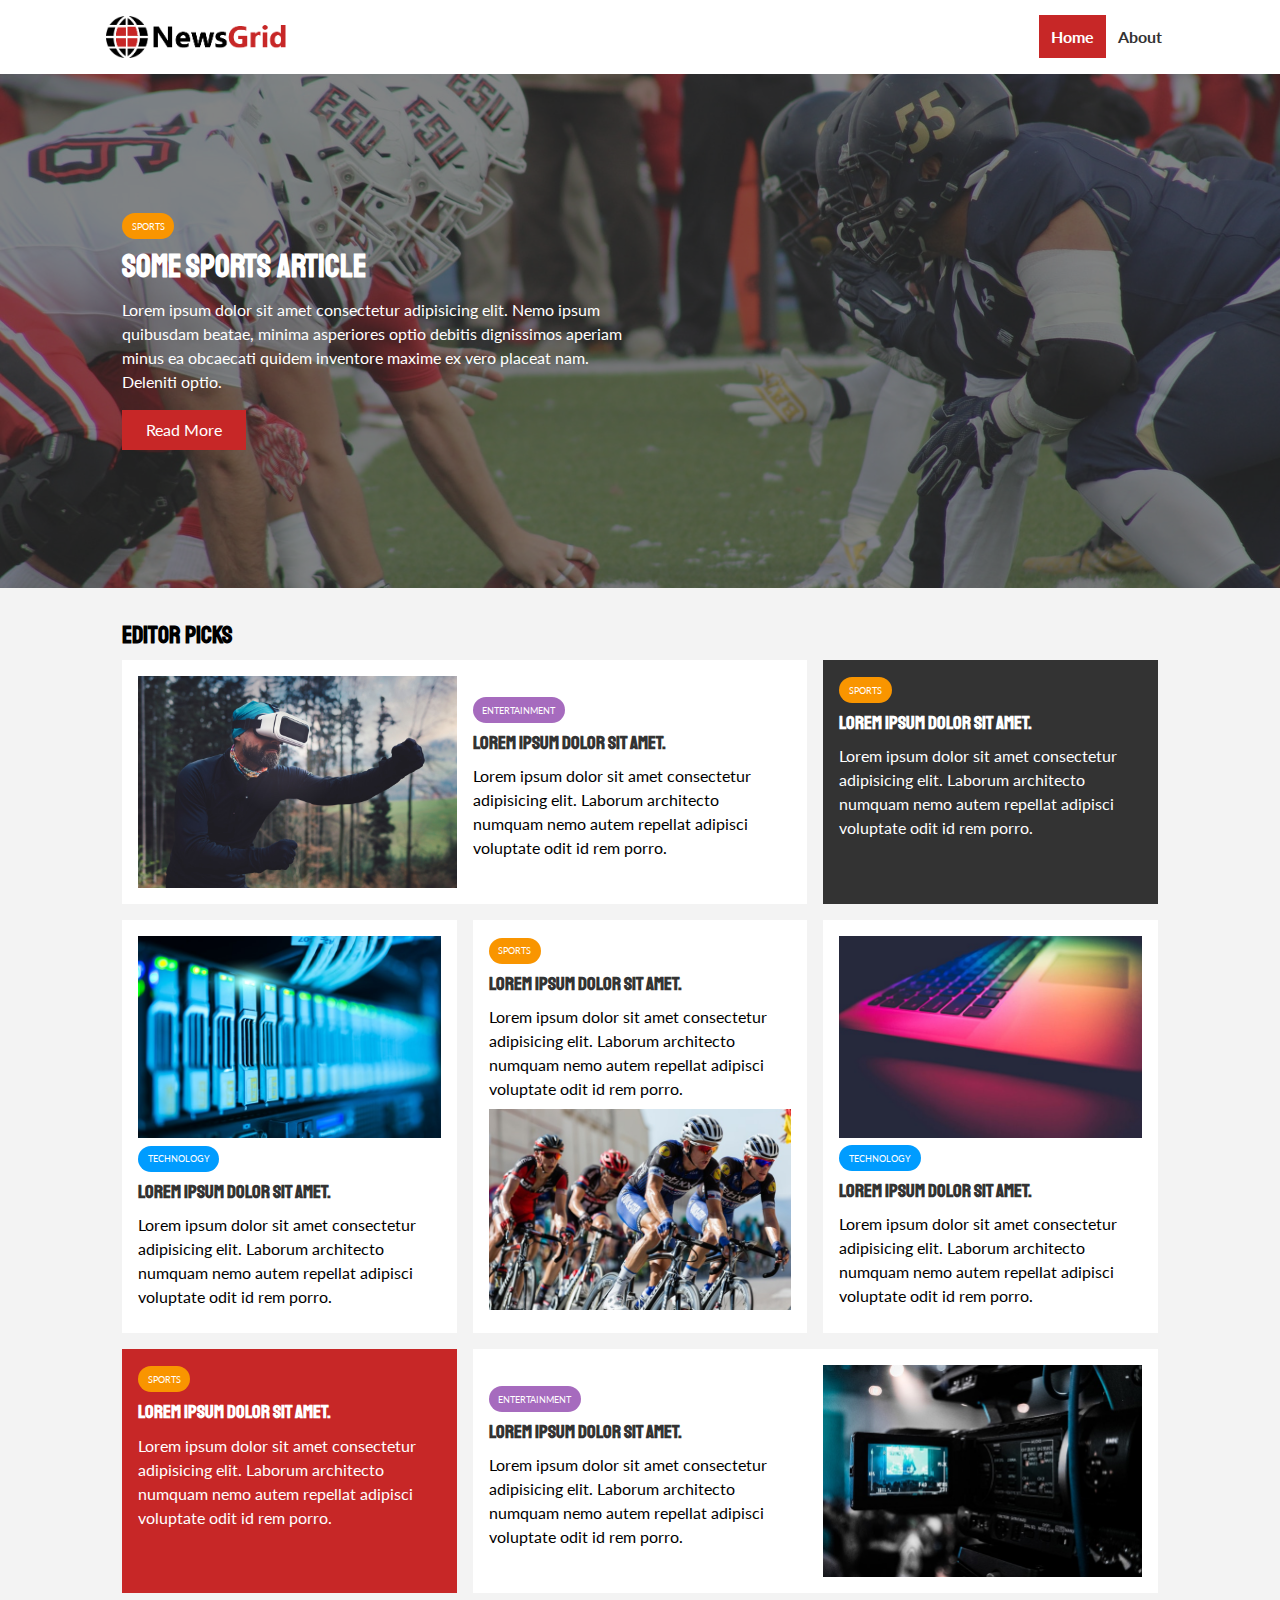
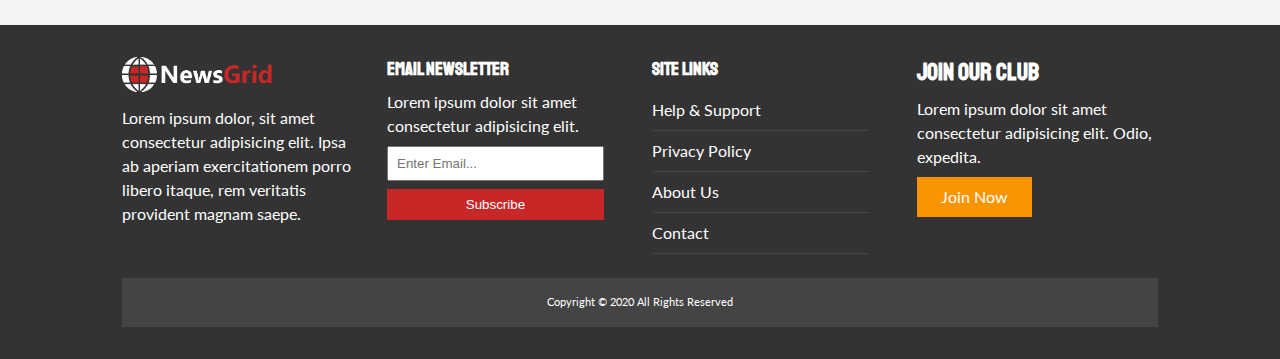
<file: index.html>
<!DOCTYPE html>
<html lang="en">

<head>
  <meta charset="UTF-8">
  <meta name="viewport" content="width=device-width, initial-scale=1.0">
  <link rel="stylesheet" href="https://use.fontawesome.com/releases/v5.14.0/css/all.css"
    integrity="sha384-HzLeBuhoNPvSl5KYnjx0BT+WB0QEEqLprO+NBkkk5gbc67FTaL7XIGa2w1L0Xbgc" crossorigin="anonymous">
  <link href="https://fonts.googleapis.com/css2?family=Lato&family=Staatliches&display=swap" rel="stylesheet">
  <link rel="stylesheet" href="css/style.css">
  <link rel="stylesheet" media="screen and (max-width: 768px)" href="css/mobile.css">
  <link rel="shortcut icon" href="favicon.ico" type="image/x-icon">
  <link rel="icon" href="favicon.ico" type="image/x-icon">
  <title>NewsGrid | Latest News</title>
</head>

<body>
  <!-- Navbar -->
  <nav id="main-nav">
    <div class="container">
      <img src="img/logo.png" alt="NewsGrid" class="logo">
      <div class="social">
        <a href="http://facebook.com" target="_blank"><i class="fab fa-facebook fa-2x"></i></a>
        <a href="http://twitter.com" target="_blank"><i class="fab fa-twitter fa-2x"></i></a>
        <a href="http://instagram.com" target="_blank"><i class="fab fa-instagram fa-2x"></i></a>
        <a href="http://youtube.com" target="_blank"><i class="fab fa-youtube fa-2x"></i></a>
      </div>
      <ul>
        <li><a class="current" href="index.html">Home</a></li>
        <li><a href="about.html">About</a></li>
      </ul>
    </div>
  </nav>

  <!-- Showcase -->
  <header id="showcase">
    <div class="container">
      <div class="showcase-container">
        <div class="showcase-content">
          <div class="category category-sports">Sports</div>
          <h1>Some Sports Article</h1>
          <p>Lorem ipsum dolor sit amet consectetur adipisicing elit. Nemo ipsum quibusdam beatae, minima asperiores
            optio debitis dignissimos aperiam minus ea obcaecati quidem inventore maxime ex vero placeat nam. Deleniti
            optio.</p>
          <a href="article.html" class="btn btn-primary">Read More</a>
        </div>
      </div>
    </div>
  </header>

  <!-- Home Articles -->
  <section id="home-articles" class="py-2">
    <div class="container">
      <h2>Editor Picks</h2>
      <div class="articles-container">
        <article class="card">
          <img src="img/articles/ent1.jpg" alt="">
          <div>
            <div class="category category-ent">Entertainment</div>
            <h3>
              <a href="article.html">Lorem ipsum dolor sit amet.</a>
            </h3>
            <p>Lorem ipsum dolor sit amet consectetur adipisicing elit. Laborum architecto numquam nemo autem repellat
              adipisci voluptate odit id rem porro.</p>
          </div>
        </article>
        <article class="card bg-dark">
          <div class="category category-sports">Sports</div>
          <h3>
            <a href="article.html">Lorem ipsum dolor sit amet.</a>
          </h3>
          <p>Lorem ipsum dolor sit amet consectetur adipisicing elit. Laborum architecto numquam nemo autem repellat
            adipisci voluptate odit id rem porro.</p>
        </article>
        <article class="card">
          <img src="img/articles/tech1.jpg" alt="">
          <div class="category category-tech">Technology</div>
          <h3>
            <a href="article.html">Lorem ipsum dolor sit amet.</a>
          </h3>
          <p>Lorem ipsum dolor sit amet consectetur adipisicing elit. Laborum architecto numquam nemo autem repellat
            adipisci voluptate odit id rem porro.</p>
        </article>
        <article class="card">
          <div class="category category-sports">Sports</div>
          <h3>
            <a href="article.html">Lorem ipsum dolor sit amet.</a>
          </h3>
          <p>Lorem ipsum dolor sit amet consectetur adipisicing elit. Laborum architecto numquam nemo autem repellat
            adipisci voluptate odit id rem porro.</p>
          <img src="img/articles/sports1.jpg" alt="">
        </article>
        <article class="card">
          <img src="img/articles/tech2.jpg" alt="">
          <div class="category category-tech">Technology</div>
          <h3>
            <a href="article.html">Lorem ipsum dolor sit amet.</a>
          </h3>
          <p>Lorem ipsum dolor sit amet consectetur adipisicing elit. Laborum architecto numquam nemo autem repellat
            adipisci voluptate odit id rem porro.</p>
        </article>
        <article class="card bg-primary">
          <div class="category category-sports">Sports</div>
          <h3>
            <a href="article.html">Lorem ipsum dolor sit amet.</a>
          </h3>
          <p>Lorem ipsum dolor sit amet consectetur adipisicing elit. Laborum architecto numquam nemo autem repellat
            adipisci voluptate odit id rem porro.</p>
        </article>
        <article class="card">
          <div>
            <div class="category category-ent">Entertainment</div>
            <h3>
              <a href="article.html">Lorem ipsum dolor sit amet.</a>
            </h3>
            <p>Lorem ipsum dolor sit amet consectetur adipisicing elit. Laborum architecto numquam nemo autem repellat
              adipisci voluptate odit id rem porro.</p>
          </div>
          <img src="img/articles/ent2.jpg" alt="">
        </article>
      </div>
    </div>
  </section>

  <!-- Footer -->
  <footer id="main-footer" class="py-2">
    <div class="container footer-container">
      <div>
        <img src="img/logo_light.png" alt="NewsGrid">
        <p>Lorem ipsum dolor, sit amet consectetur adipisicing elit. Ipsa ab aperiam exercitationem porro libero itaque,
          rem veritatis provident magnam saepe.</p>
      </div>
      <div>
        <h3>Email Newsletter</h3>
        <p>Lorem ipsum dolor sit amet consectetur adipisicing elit.</p>
        <form name="contact" method="POST" data-netlify="true">
          <input type="email" name="email" placeholder="Enter Email...">
          <input type="submit" value="Subscribe" class="btn btn-primary">
        </form>
      </div>
      <div>
        <h3>Site Links</h3>
        <ul class="list">
          <li><a href="#">Help & Support</a></li>
          <li><a href="#">Privacy Policy</a></li>
          <li><a href="#">About Us</a></li>
          <li><a href="#">Contact</a></li>
        </ul>
      </div>
      <div>
        <h2>Join Our Club</h2>
        <p>Lorem ipsum dolor sit amet consectetur adipisicing elit. Odio, expedita.</p>
        <a href="#" class="btn btn-secondary">Join Now</a>
      </div>
      <div>
        <p>Copyright &copy; 2020 All Rights Reserved</p>
      </div>
    </div>
  </footer>

</body>

</html>
</file>
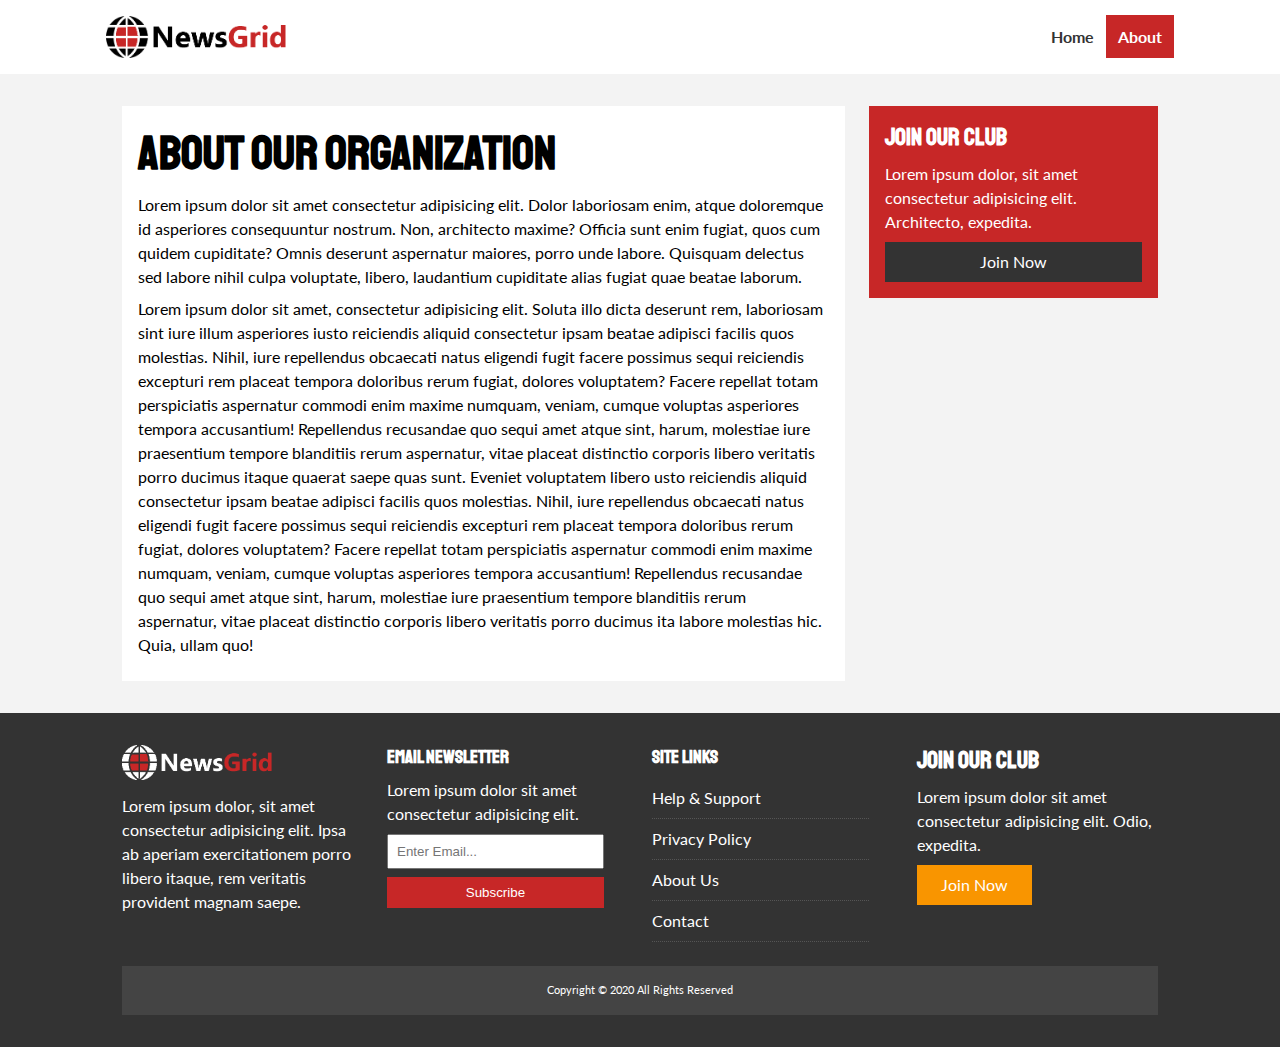
<file: about.html>
<!DOCTYPE html>
<html lang="en">

<head>
  <meta charset="UTF-8">
  <meta name="viewport" content="width=device-width, initial-scale=1.0">
  <link rel="stylesheet" href="https://use.fontawesome.com/releases/v5.14.0/css/all.css"
    integrity="sha384-HzLeBuhoNPvSl5KYnjx0BT+WB0QEEqLprO+NBkkk5gbc67FTaL7XIGa2w1L0Xbgc" crossorigin="anonymous">
  <link href="https://fonts.googleapis.com/css2?family=Lato&family=Staatliches&display=swap" rel="stylesheet">
  <link rel="stylesheet" href="css/style.css">
  <link rel="stylesheet" media="screen and (max-width: 768px)" href="css/mobile.css">
  <link rel="shortcut icon" href="favicon.ico" type="image/x-icon">
  <link rel="icon" href="favicon.ico" type="image/x-icon">
  <title>NewsGrid | About</title>
</head>

<body>
  <!-- Navbar -->
  <nav id="main-nav">
    <div class="container">
      <img src="img/logo.png" alt="NewsGrid" class="logo">
      <div class="social">
        <a href="http://facebook.com" target="_blank"><i class="fab fa-facebook fa-2x"></i></a>
        <a href="http://twitter.com" target="_blank"><i class="fab fa-twitter fa-2x"></i></a>
        <a href="http://instagram.com" target="_blank"><i class="fab fa-instagram fa-2x"></i></a>
        <a href="http://youtube.com" target="_blank"><i class="fab fa-youtube fa-2x"></i></a>
      </div>
      <ul>
        <li><a href="index.html">Home</a></li>
        <li><a class="current" href="about.html">About</a></li>
      </ul>
    </div>
  </nav>

  <section id="about">
    <div class="container">
      <div class="page-container">
        <article class="card">
          <h1 class="l-heading">About Our Organization</h1>
          <p>Lorem ipsum dolor sit amet consectetur adipisicing elit. Dolor laboriosam enim, atque doloremque id
            asperiores consequuntur nostrum. Non, architecto maxime? Officia sunt enim fugiat, quos cum quidem
            cupiditate? Omnis deserunt aspernatur maiores, porro unde labore. Quisquam delectus sed labore nihil culpa
            voluptate, libero, laudantium cupiditate alias fugiat quae beatae laborum.</p>
          <p>Lorem ipsum dolor sit amet, consectetur adipisicing elit. Soluta illo dicta deserunt rem, laboriosam sint
            iure illum asperiores iusto reiciendis aliquid consectetur ipsam beatae adipisci facilis quos molestias.
            Nihil, iure repellendus obcaecati natus eligendi fugit facere possimus sequi reiciendis excepturi rem
            placeat tempora doloribus rerum fugiat, dolores voluptatem? Facere repellat totam perspiciatis aspernatur
            commodi enim maxime numquam, veniam, cumque voluptas asperiores tempora accusantium! Repellendus recusandae
            quo sequi amet atque sint, harum, molestiae iure praesentium tempore blanditiis rerum aspernatur, vitae
            placeat distinctio corporis libero veritatis porro ducimus itaque quaerat saepe quas sunt. Eveniet
            voluptatem libero usto reiciendis aliquid consectetur ipsam beatae adipisci facilis quos molestias.
            Nihil, iure repellendus obcaecati natus eligendi fugit facere possimus sequi reiciendis excepturi rem
            placeat tempora doloribus rerum fugiat, dolores voluptatem? Facere repellat totam perspiciatis aspernatur
            commodi enim maxime numquam, veniam, cumque voluptas asperiores tempora accusantium! Repellendus recusandae
            quo sequi amet atque sint, harum, molestiae iure praesentium tempore blanditiis rerum aspernatur, vitae
            placeat distinctio corporis libero veritatis porro ducimus ita labore molestias hic. Quia, ullam quo!</p>
        </article>
        <aside class="card bg-primary">
          <h2>Join Our Club</h2>
          <p>Lorem ipsum dolor, sit amet consectetur adipisicing elit. Architecto, expedita.</p>
          <a href="" class="btn btn-dark btn-block">Join Now</a>
        </aside>
      </div>
    </div>
  </section>

  <!-- Footer -->
  <footer id="main-footer" class="py-2">
    <div class="container footer-container">
      <div>
        <img src="img/logo_light.png" alt="NewsGrid">
        <p>Lorem ipsum dolor, sit amet consectetur adipisicing elit. Ipsa ab aperiam exercitationem porro libero itaque,
          rem veritatis provident magnam saepe.</p>
      </div>
      <div>
        <h3>Email Newsletter</h3>
        <p>Lorem ipsum dolor sit amet consectetur adipisicing elit.</p>
        <form name="contact" method="POST" data-netlify="true">
          <input type="email" name="email" placeholder="Enter Email...">
          <input type="submit" value="Subscribe" class="btn btn-primary">
        </form>
      </div>
      <div>
        <h3>Site Links</h3>
        <ul class="list">
          <li><a href="#">Help & Support</a></li>
          <li><a href="#">Privacy Policy</a></li>
          <li><a href="#">About Us</a></li>
          <li><a href="#">Contact</a></li>
        </ul>
      </div>
      <div>
        <h2>Join Our Club</h2>
        <p>Lorem ipsum dolor sit amet consectetur adipisicing elit. Odio, expedita.</p>
        <a href="#" class="btn btn-secondary">Join Now</a>
      </div>
      <div>
        <p>Copyright &copy; 2020 All Rights Reserved</p>
      </div>
    </div>
  </footer>

</body>

</html>
</file>
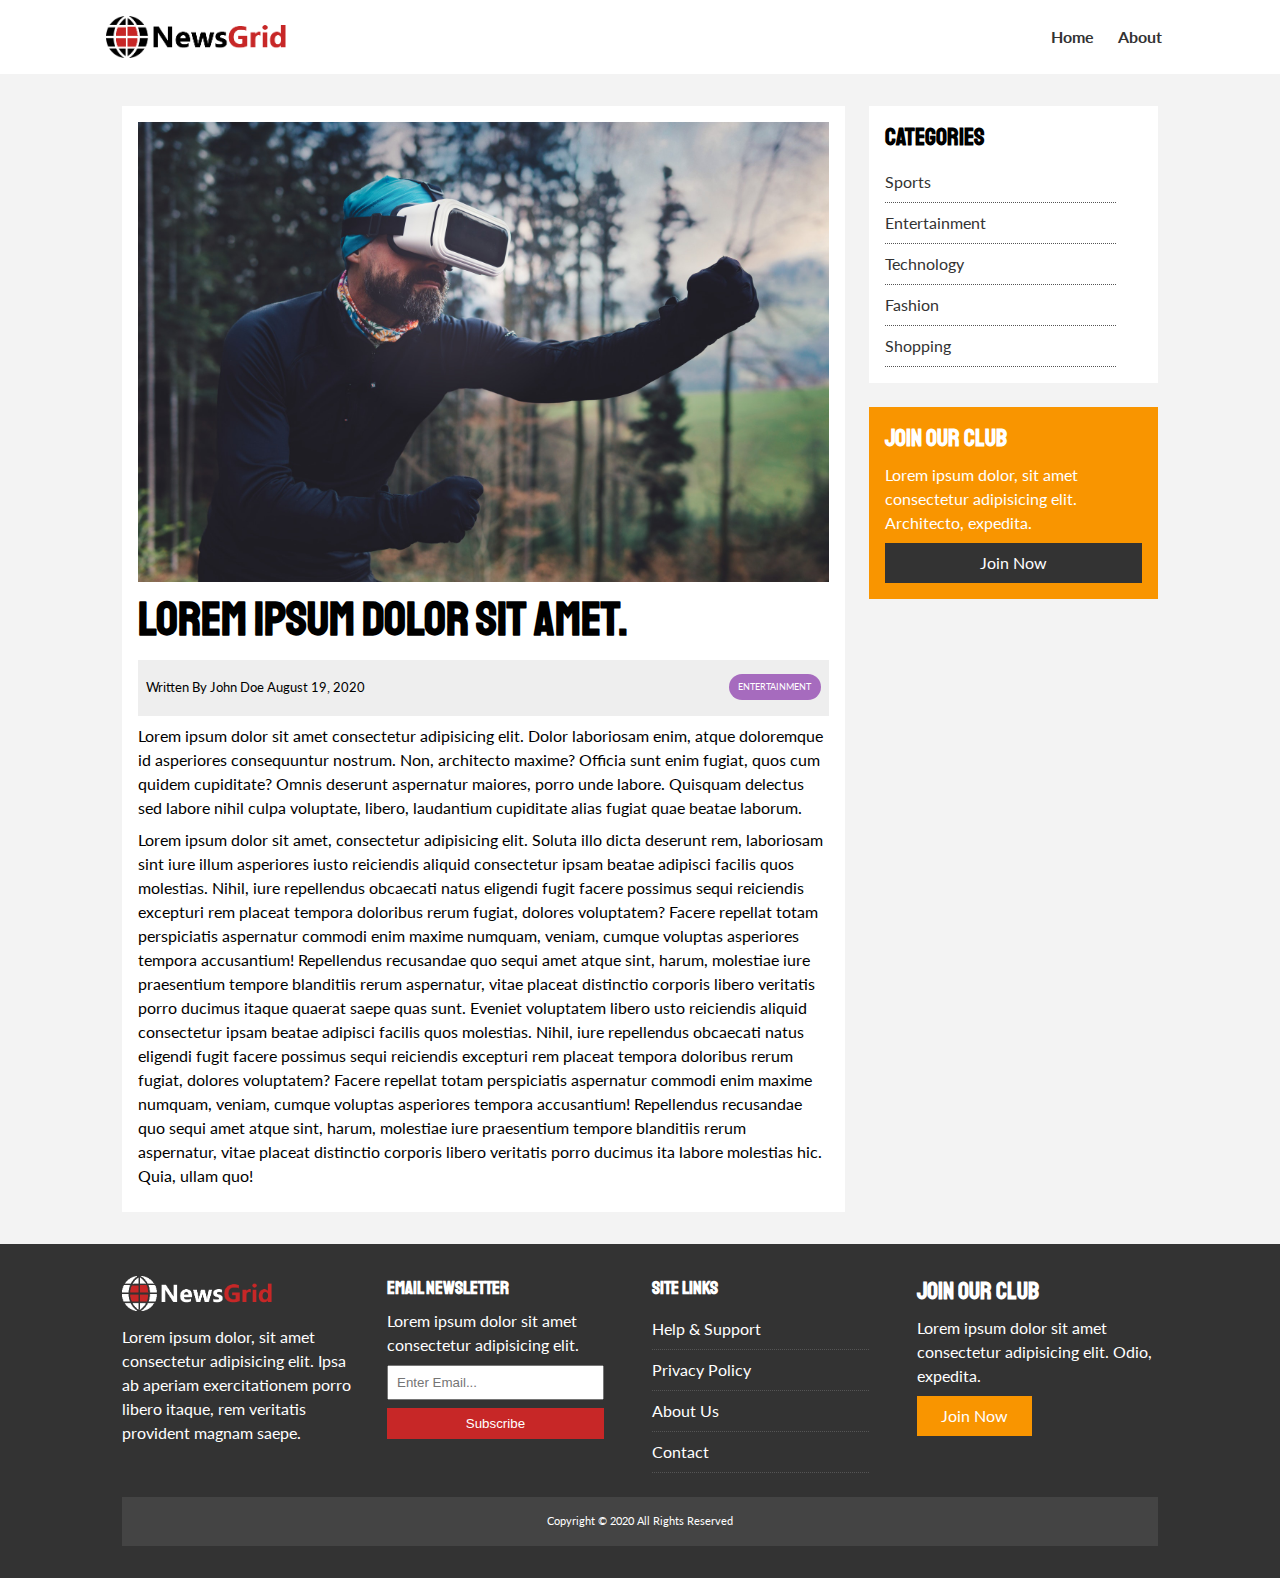
<file: article.html>
<!DOCTYPE html>
<html lang="en">

<head>
  <meta charset="UTF-8">
  <meta name="viewport" content="width=device-width, initial-scale=1.0">
  <link rel="stylesheet" href="https://use.fontawesome.com/releases/v5.14.0/css/all.css"
    integrity="sha384-HzLeBuhoNPvSl5KYnjx0BT+WB0QEEqLprO+NBkkk5gbc67FTaL7XIGa2w1L0Xbgc" crossorigin="anonymous">
  <link href="https://fonts.googleapis.com/css2?family=Lato&family=Staatliches&display=swap" rel="stylesheet">
  <link rel="stylesheet" href="css/style.css">
  <link rel="stylesheet" media="screen and (max-width: 768px)" href="css/mobile.css">
  <link rel="shortcut icon" href="favicon.ico" type="image/x-icon">
  <link rel="icon" href="favicon.ico" type="image/x-icon">
  <title>NewsGrid | Latest News</title>
</head>

<body>
  <!-- Navbar -->
  <nav id="main-nav">
    <div class="container">
      <img src="img/logo.png" alt="NewsGrid" class="logo">
      <div class="social">
        <a href="http://facebook.com" target="_blank"><i class="fab fa-facebook fa-2x"></i></a>
        <a href="http://twitter.com" target="_blank"><i class="fab fa-twitter fa-2x"></i></a>
        <a href="http://instagram.com" target="_blank"><i class="fab fa-instagram fa-2x"></i></a>
        <a href="http://youtube.com" target="_blank"><i class="fab fa-youtube fa-2x"></i></a>
      </div>
      <ul>
        <li><a href="index.html">Home</a></li>
        <li><a href="about.html">About</a></li>
      </ul>
    </div>
  </nav>

  <section id="article">
    <div class="container">
      <div class="page-container">
        <article class="card">
          <img src="img/articles/ent1.jpg" alt="">
          <h1 class="l-heading">Lorem ipsum dolor sit amet.</h1>
          <div class="meta">
            <small>
              <i class="fas fa-user"></i> Written By John Doe August 19, 2020
            </small>
            <div class="category category-ent">Entertainment</div>
          </div>
          <p>Lorem ipsum dolor sit amet consectetur adipisicing elit. Dolor laboriosam enim, atque doloremque id
            asperiores consequuntur nostrum. Non, architecto maxime? Officia sunt enim fugiat, quos cum quidem
            cupiditate? Omnis deserunt aspernatur maiores, porro unde labore. Quisquam delectus sed labore nihil culpa
            voluptate, libero, laudantium cupiditate alias fugiat quae beatae laborum.</p>
          <p>Lorem ipsum dolor sit amet, consectetur adipisicing elit. Soluta illo dicta deserunt rem, laboriosam sint
            iure illum asperiores iusto reiciendis aliquid consectetur ipsam beatae adipisci facilis quos molestias.
            Nihil, iure repellendus obcaecati natus eligendi fugit facere possimus sequi reiciendis excepturi rem
            placeat tempora doloribus rerum fugiat, dolores voluptatem? Facere repellat totam perspiciatis aspernatur
            commodi enim maxime numquam, veniam, cumque voluptas asperiores tempora accusantium! Repellendus recusandae
            quo sequi amet atque sint, harum, molestiae iure praesentium tempore blanditiis rerum aspernatur, vitae
            placeat distinctio corporis libero veritatis porro ducimus itaque quaerat saepe quas sunt. Eveniet
            voluptatem libero usto reiciendis aliquid consectetur ipsam beatae adipisci facilis quos molestias.
            Nihil, iure repellendus obcaecati natus eligendi fugit facere possimus sequi reiciendis excepturi rem
            placeat tempora doloribus rerum fugiat, dolores voluptatem? Facere repellat totam perspiciatis aspernatur
            commodi enim maxime numquam, veniam, cumque voluptas asperiores tempora accusantium! Repellendus recusandae
            quo sequi amet atque sint, harum, molestiae iure praesentium tempore blanditiis rerum aspernatur, vitae
            placeat distinctio corporis libero veritatis porro ducimus ita labore molestias hic. Quia, ullam quo!</p>
        </article>

        <aside id="categories" class="card">
          <h2>Categories</h2>
          <ul class="list">
            <li><a href="#"><i class="fas fa-chevron-right"></i> Sports</a></li>
            <li><a href="#"><i class="fas fa-chevron-right"></i> Entertainment</a></li>
            <li><a href="#"><i class="fas fa-chevron-right"></i> Technology</a></li>
            <li><a href="#"><i class="fas fa-chevron-right"></i> Fashion</a></li>
            <li><a href="#"><i class="fas fa-chevron-right"></i> Shopping</a></li>
          </ul>

        </aside>

        <aside class="card bg-secondary">
          <h2>Join Our Club</h2>
          <p>Lorem ipsum dolor, sit amet consectetur adipisicing elit. Architecto, expedita.</p>
          <a href="" class="btn btn-dark btn-block">Join Now</a>
        </aside>
      </div>
    </div>
  </section>

  <!-- Footer -->
  <footer id="main-footer" class="py-2">
    <div class="container footer-container">
      <div>
        <img src="img/logo_light.png" alt="NewsGrid">
        <p>Lorem ipsum dolor, sit amet consectetur adipisicing elit. Ipsa ab aperiam exercitationem porro libero itaque,
          rem veritatis provident magnam saepe.</p>
      </div>
      <div>
        <h3>Email Newsletter</h3>
        <p>Lorem ipsum dolor sit amet consectetur adipisicing elit.</p>
        <form name="contact" method="POST" data-netlify="true">
          <input type="email" name="email" placeholder="Enter Email...">
          <input type="submit" value="Subscribe" class="btn btn-primary">
        </form>
      </div>
      <div>
        <h3>Site Links</h3>
        <ul class="list">
          <li><a href="#">Help & Support</a></li>
          <li><a href="#">Privacy Policy</a></li>
          <li><a href="#">About Us</a></li>
          <li><a href="#">Contact</a></li>
        </ul>
      </div>
      <div>
        <h2>Join Our Club</h2>
        <p>Lorem ipsum dolor sit amet consectetur adipisicing elit. Odio, expedita.</p>
        <a href="#" class="btn btn-secondary">Join Now</a>
      </div>
      <div>
        <p>Copyright &copy; 2020 All Rights Reserved</p>
      </div>
    </div>
  </footer>

</body>

</html>
</file>
<file: css/style.css>
:root {
  --primary-color: #c72727;
  --secondary-color: #f99500;
  --light-color: #f3f3f3;
  --dark-color: #333;
  --max-width: 1100px;
}

.category {
  --sports-color: #f99500;
  --ent-color: #a66bbe;
  --tech-color: #009cff;
}

* {
  margin: 0;
  padding: 0;
  box-sizing: border-box;
}

body {
  font-family: 'Lato', sans-serif;
  line-height: 1.5;
  background: var(--light-color);
}

a {
  color: #333;
  text-decoration: none;
}

ul {
  list-style: none;
}

p {
  margin: 0.5rem 0;
}

img {
  width: 100%;
}

h1, h2, h3, h4, h5, h6 {
  font-family: 'Staatliches', cursive;
  margin-bottom: .55rem;
  line-height: 1.3;
}

/* Utility */
.container {
  max-width: var(--max-width);
  margin: auto;
  padding: 0 2rem;
  overflow: hidden;
} 

.category {
  display: inline-block;
  color: #fff;
  font-size: 0.55rem;
  text-transform: uppercase;
  padding: 0.4rem 0.6rem;
  border-radius: 15px;
  margin-bottom: 0.5rem;;
}

.category-sports { background: var(--sports-color); }
.category-ent { background: var(--ent-color); }
.category-tech { background: var(--tech-color); }

.btn {
  display: inline-block;
  border: none;
  background: var(--dark-color);
  color: #fff;
  padding: 0.5rem 1.5rem;
}

.btn-light { background: var(--light-color)}
.btn-primary { background: var(--primary-color)}
.btn-secondary { background: var(--secondary-color)}

.btn-block {
  display: block;
  width: 100%;
  text-align: center;
}

.btn:hover {
  opacity: 0.9;
}

.card {
  background: #fff;
  padding: 1rem;
}

.bg-dark {
  background: var(--dark-color);
  color: #fff; 
}

.bg-primary {
  background: var(--primary-color);
  color: #fff; 
}

.bg-secondary {
  background: var(--secondary-color);
  color: #fff; 
}

.bg-dark h1,
.bg-dark h2,
.bg-dark h3,
.bg-dark a,
.bg-primary h1,
.bg-primary h2,
.bg-primary h3,
.bg-primary a,
.bg-secondary h1,
.bg-secondary h2,
.bg-secondary h3,
.bg-secondary a {
  color: #fff;
}


.py-1 {
  padding: 1.5rem 0;
}

.py-2 {
  padding: 2rem 0;
}

.py-3 {
  padding: 3rem 0;
}

.p-1 {
  padding: 1.5rem;
}

.p-2 {
  padding: 2rem;
}

.p-3 {
  padding: 3rem;
}

.l-heading {
  font-size: 3rem;
}

.list li {
  padding: 0.5rem 0;
  border-bottom: #555 dotted 1px;
  width: 90%;
}

.list li a:hover {
  color: var(--primary-color) !important;
}

/* Inner page grid container */
.page-container {
  display: grid;
  grid-template-columns: 5fr 2fr;
  margin: 2rem 0;
  grid-gap: 1.5rem;
}

.page-container > *:first-child {
  grid-row: 1 / span 3;
}


/* Navigation */
#main-nav {
  background: #fff;
  position: sticky;
  top: 0;
  z-index: 2;
}

#main-nav .container {
  display: grid;
  grid-template-columns: 6fr 3fr 2fr;
  padding: 1rem;
  align-items: center;
}

#main-nav .logo {
  width: 180px;
}

#main-nav ul {
  justify-self: end;
  display: flex;
}

#main-nav ul li a {
  padding: 0.75rem;
  font-weight: bold;
}

#main-nav ul li a.current {
  background: var(--primary-color);
  color: #fff;
}

#main-nav ul li a:hover {
  background: var(--light-color);
  color: var(--dark-color);
}

#main-nav .social {
  justify-self: center;
}

#main-nav .social i {
  color: #777;
  margin-right: 0.5rem;
}

/* Showcase */
#showcase {
  color: #fff;
  background: #333;
  padding: 2rem;
  position: relative;
}

#showcase:before {
  content: '';
  background: url(../img/featured.jpg) no-repeat center center/cover;
  position: absolute;
  top: 0;
  left: 0;
  width: 100%;
  height: 100%;
  opacity: 0.4;
}

#showcase .showcase-container {
  display: grid;
  grid-template-columns: repeat(2, 1fr);
  justify-content: center;
  align-items: center;
  height: 50vh;
}

#showcase .showcase-content {
  z-index: 1;
}

#showcase .showcase-content p {
  margin-bottom: 1rem;
}

/* Home Articles */
#home-articles .articles-container {
  display: grid;
  grid-template-columns: repeat(3, 1fr);
  grid-gap: 1rem;
}

#home-articles .articles-container > *:first-child,
#home-articles .articles-container > *:last-child  {
  display: grid;
  grid-template-columns: repeat(2, 1fr);
  grid-gap: 1rem;
  align-items: center;
  grid-column: 1 / span 2;
}

#home-articles .articles-container > *:last-child {
  grid-column: 2 / span 2;
}

#article .meta {
  display: flex;
  justify-content: space-between;
  align-items: center;
  background: #eee;
  padding: 0.5rem;
}

#article .meta .category {
  margin-top: 0.4rem;
}

/* Footer */
#main-footer {
  background: var(--dark-color);
  color: #fff;
}

#main-footer img {
  width: 150px;
}

#main-footer a {
  color: #fff;
}

#main-footer .footer-container {
  display: grid;
  grid-template-columns: repeat(4, 1fr);
  grid-gap: 1.5rem;
}

#main-footer .footer-container > *:last-child {
  background: #444;
  grid-column: 1 / span 4;
  padding: 0.5rem;
  text-align: center;
  font-size: 0.7rem;
}

#main-footer .footer-container input[type='email'] {
  width: 90%;
  padding: 0.5rem;
  margin-bottom: 0.5rem;
}

#main-footer .footer-container input[type='submit'] {
  width: 90%;
}
</file>
<file: css/mobile.css>
/* Navigation */
#main-nav .social {
  display: none;
}

#main-nav .container {
  grid-template-columns: 1fr;
  grid-gap: 1.2rem;
}

#main-nav ul,
#main-nav .logo {
  justify-self: center;
}

#main-nav ul li a {
  padding: 0.50rem;
}

/* Home Articles */
#home-articles .articles-container {
  grid-template-columns: repeat(2, 1fr);
}

#home-articles .articles-container > *:first-child,
#home-articles .articles-container > *:last-child {
  grid-template-columns: 1fr;
  grid-column: 1;
}


@media(max-width: 600px) {
  /* Stack Grid Items */
  #showcase .showcase-container, #home-articles .articles-container, 
  #main-footer .footer-container {
    grid-template-columns: 1fr;
  }

  #main-footer .footer-container > *:last-child {
    grid-column: 1;
  }

  #main-footer .footer-container > *:first-child,
  #main-footer .footer-container >*:nth-child(2)
   {
    border-bottom: #444 dotted 1px;
    padding-bottom: 1rem;
  }

  .page-container {
    grid-template-columns: 1fr;
    text-align: center;
  }

  .page-container > *:first-child {
    grid-row: 1;
  }

  .l-heading {
    font-size: 2rem;
  }

}
</file>
